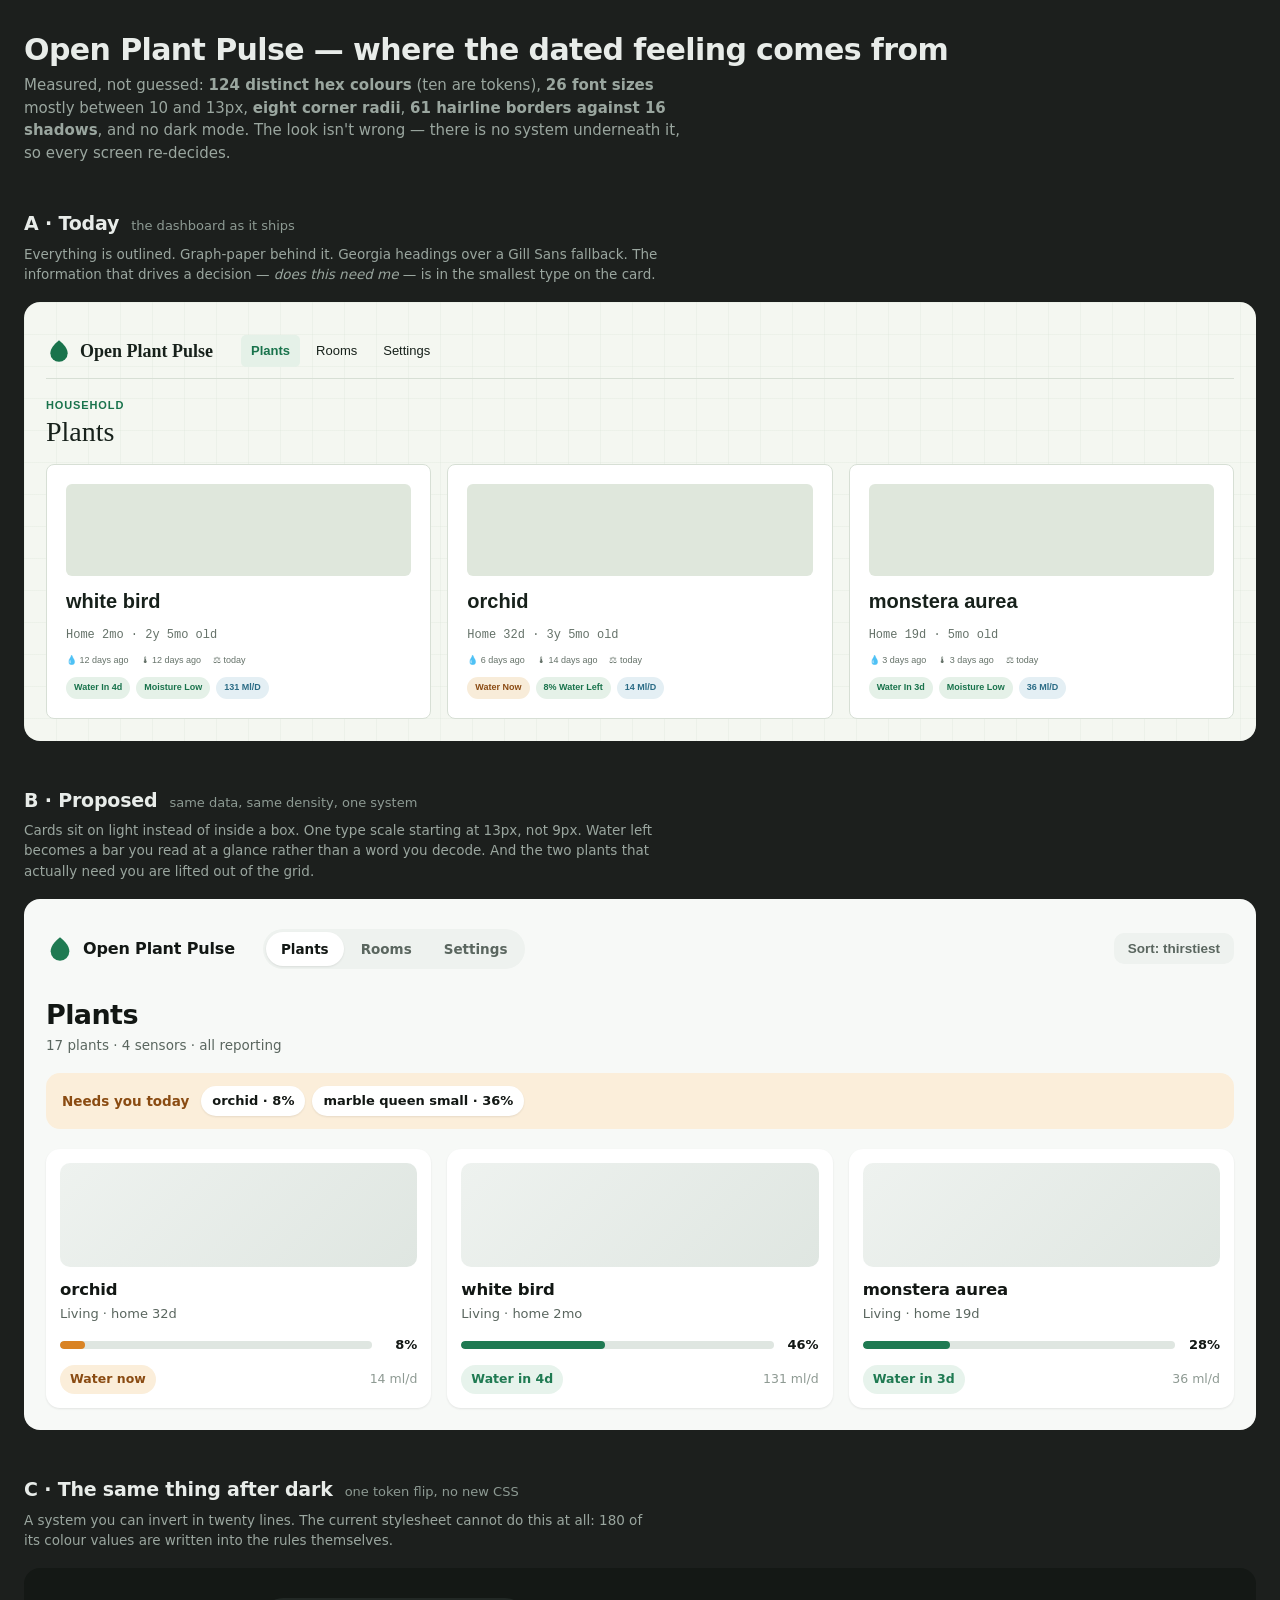
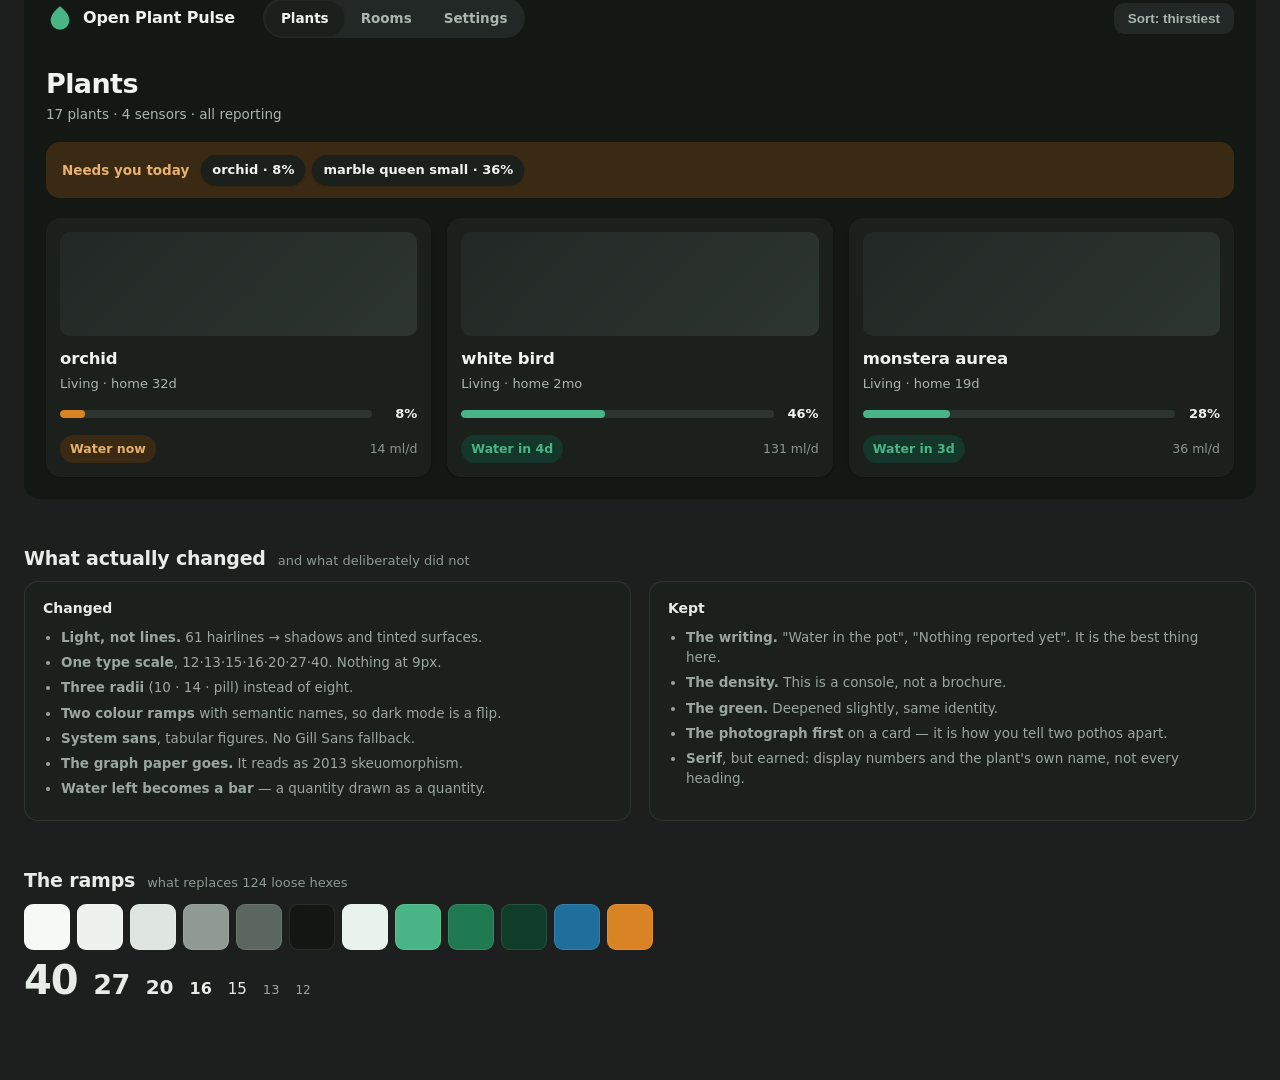
<file: docs/proposals/ui-refresh-prototype.html>
<!doctype html>
<html lang="en">
<head>
<meta charset="utf-8">
<meta name="viewport" content="width=device-width, initial-scale=1">
<title>Open Plant Pulse — design directions</title>
<style>
/* ───────────────────────── shared page chrome ───────────────────────── */
body { margin: 0; background: #1c1f1d; color: #e8ece9;
       font: 15px/1.5 ui-sans-serif, -apple-system, "SF Pro Text", system-ui, sans-serif; }
.wrap { max-width: 1240px; margin: 0 auto; padding: 32px 24px 80px; }
h1.page { font: 600 30px/1.2 ui-sans-serif, system-ui, sans-serif; margin: 0 0 6px; letter-spacing: -.02em; }
p.lede { margin: 0 0 36px; color: #9aa69f; max-width: 70ch; }
.rail { display: flex; align-items: baseline; gap: 12px; margin: 48px 0 4px; }
.rail h2 { font: 600 19px/1.2 ui-sans-serif, system-ui, sans-serif; margin: 0; letter-spacing: -.01em; }
.rail span { color: #8d9a93; font-size: 13px; }
.note { color: #9aa69f; font-size: 13.5px; max-width: 74ch; margin: 8px 0 18px; }
.stage { border-radius: 16px; overflow: hidden; margin-bottom: 8px; }

/* ═════════════════════ A · TODAY ═════════════════════ */
.today {
  --ink:#17211b; --muted:#657269; --paper:#f4f7f1; --line:#d7dfd5;
  --leaf:#19734c; --water:#246a9a;
  background-color: var(--paper);
  background-image: linear-gradient(#dce5da55 1px, transparent 1px),
                    linear-gradient(90deg, #dce5da55 1px, transparent 1px);
  background-size: 32px 32px;
  color: var(--ink); font-family: "Avenir Next","Gill Sans",sans-serif;
  padding: 22px;
}
.today .nav { display:flex; align-items:center; gap:10px; min-height:54px;
              border-bottom:1px solid var(--line); margin-bottom:18px; }
.today .brand { font: 600 18px Georgia,serif; display:flex; align-items:center; gap:8px; }
.today .leaf { width:26px; height:26px; }
.today .links { display:flex; gap:6px; margin-left:18px; font-size:13px; }
.today .links a { padding:6px 10px; border-radius:5px; color:var(--ink); text-decoration:none; }
.today .links a.on { background:#e5f1e8; color:var(--leaf); font-weight:600; }
.today .eyebrow { color:var(--leaf); font-size:11px; font-weight:700;
                  letter-spacing:.08em; text-transform:uppercase; margin:0 0 2px; }
.today h3.title { font: 500 28px Georgia,serif; margin:0 0 16px; }
.today .grid { display:grid; grid-template-columns:repeat(3,1fr); gap:16px; }
.today .card { border:1px solid var(--line); border-radius:8px; background:#fff;
               padding:19px; display:grid; gap:10px; align-content:start; }
.today .card .ph { height:92px; border-radius:6px; background:#dfe7dc; }
.today .card strong { font-size:20px; }
.today .card code { color:var(--muted); font-size:12px; font-family:ui-monospace,monospace; }
.today .marks { color:var(--muted); font-size:9px; display:flex; gap:12px; }
.today .chips { display:flex; gap:6px; flex-wrap:wrap; }
.today .chip { font-size:9px; font-weight:700; padding:4px 8px; border-radius:12px;
               color:var(--leaf); background:#e5f1e8; text-transform:capitalize; }
.today .chip.now { color:#8a4a12; background:#f8ecd9; }
.today .chip.rate{ color:#2b6c86; background:#e4eff4; }

/* ═════════════════════ B · PROPOSED ═════════════════════ */
.next {
  /* one neutral ramp, one brand ramp, semantic names on top */
  --n0:#ffffff; --n50:#f7f9f7; --n100:#eef2ef; --n200:#dfe6e1;
  --n400:#8e9a93; --n600:#5a665f; --n900:#121714;
  --brand:#1f7a52; --brand-ink:#0f3d29; --brand-wash:#e7f3ec;
  --info:#1f6f9c; --info-wash:#e6f0f7;
  --warn-ink:#8a4b12; --warn-wash:#fbeeda;
  --surface:var(--n0); --canvas:var(--n50); --text:var(--n900); --dim:var(--n600);
  --r-card:14px; --r-ctl:10px; --r-pill:999px;
  --sh-1:0 1px 2px rgba(18,23,20,.05), 0 1px 3px rgba(18,23,20,.04);
  --sh-2:0 2px 4px rgba(18,23,20,.04), 0 8px 20px rgba(18,23,20,.07);
  background: var(--canvas); color: var(--text);
  font-family: ui-sans-serif,-apple-system,"SF Pro Text",system-ui,sans-serif;
  font-feature-settings:"tnum" 1,"cv05" 1; padding: 22px;
}
.next.dark {
  --n0:#1b201d; --n50:#141815; --n100:#222825; --n200:#2d3531;
  --n400:#8a978f; --n600:#a9b5ae; --n900:#f0f4f1;
  --brand:#49b586; --brand-ink:#9fe0c3; --brand-wash:#15362a;
  --info:#6ab3dd; --info-wash:#13303f;
  --warn-ink:#e7b170; --warn-wash:#3a2a14;
  --sh-1:0 1px 2px rgba(0,0,0,.4); --sh-2:0 8px 24px rgba(0,0,0,.45);
}
.next .nav { display:flex; align-items:center; gap:14px; min-height:56px; margin-bottom:22px; }
.next .brand { display:flex; align-items:center; gap:9px; font-weight:650;
               font-size:16px; letter-spacing:-.01em; }
.next .leaf { width:28px; height:28px; }
.next .links { display:flex; gap:2px; margin-left:14px; padding:3px;
               background:var(--n100); border-radius:var(--r-pill); }
.next .links a { padding:7px 15px; border-radius:var(--r-pill); font-size:13.5px;
                 font-weight:550; color:var(--dim); text-decoration:none; }
.next .links a.on { background:var(--surface); color:var(--text); box-shadow:var(--sh-1); }
.next .spacer { flex:1; }
.next .ghost { padding:8px 14px; border-radius:var(--r-ctl); border:0; font-size:13.5px;
               font-weight:550; color:var(--dim); background:var(--n100); cursor:pointer; }

.next .head { display:flex; align-items:flex-end; justify-content:space-between; margin-bottom:18px; }
.next h3.title { font: 650 27px/1.15 ui-sans-serif,system-ui,sans-serif;
                 letter-spacing:-.022em; margin:0; }
.next .sub { color:var(--dim); font-size:13.5px; margin:5px 0 0; }

/* the triage band — the one structural idea worth stealing from any good console */
.next .urgent { display:flex; align-items:center; gap:12px; padding:13px 16px;
                background:var(--warn-wash); border-radius:var(--r-card); margin-bottom:20px; }
.next .urgent b { font-size:13.5px; color:var(--warn-ink); font-weight:650; }
.next .urgent .who { display:flex; gap:7px; flex-wrap:wrap; }
.next .urgent .who a { font-size:13px; font-weight:600; padding:5px 11px; border-radius:var(--r-pill);
                       background:var(--surface); color:var(--text); text-decoration:none;
                       box-shadow:var(--sh-1); }

.next .grid { display:grid; grid-template-columns:repeat(3,1fr); gap:16px; }
.next .card { background:var(--surface); border-radius:var(--r-card); padding:14px;
              display:grid; gap:11px; align-content:start; box-shadow:var(--sh-1);
              transition:box-shadow .18s ease, transform .18s ease; cursor:pointer; }
.next .card:hover { box-shadow:var(--sh-2); transform:translateY(-2px); }
.next .card .ph { height:104px; border-radius:10px;
                  background:linear-gradient(135deg,var(--n100),var(--n200)); }
.next .card .name { font-size:16.5px; font-weight:640; letter-spacing:-.01em; }
.next .card .where { color:var(--dim); font-size:13px; margin-top:2px; }
.next .bar { display:flex; align-items:center; gap:9px; }
.next .track { display:block; flex:1; height:8px; border-radius:999px; background:var(--n200); overflow:hidden; }
.next .fill { display:block; height:100%; border-radius:999px; background:var(--brand); min-width:8px; }
.next .fill.low { background:#d98324; }
.next .pct { font-size:13px; font-weight:680; color:var(--text); min-width:36px; text-align:right;
             font-variant-numeric:tabular-nums; }
.next .foot { display:flex; align-items:center; justify-content:space-between; gap:8px; }
.next .due { font-size:12.5px; font-weight:620; padding:5px 10px; border-radius:var(--r-pill);
             color:var(--brand); background:var(--brand-wash); }
.next .due.now { color:var(--warn-ink); background:var(--warn-wash); }
.next .rate { font-size:12.5px; color:var(--n400); }

/* anatomy callouts */
.anat { display:grid; grid-template-columns:1fr 1fr; gap:18px; margin-top:10px; }
.anat > div { background:#23282520; border:1px solid #ffffff14; border-radius:14px; padding:16px 18px; }
.anat h4 { margin:0 0 8px; font-size:14px; font-weight:650; }
.anat ul { margin:0; padding-left:18px; color:#9aa69f; font-size:13.5px; }
.anat li { margin:5px 0; }
.swatches { display:flex; flex-wrap:wrap; gap:7px; margin-top:12px; }
.sw { width:46px; height:46px; border-radius:9px; box-shadow:inset 0 0 0 1px #ffffff1a; }
.scale { display:flex; align-items:baseline; gap:16px; flex-wrap:wrap; margin-top:10px; color:#e8ece9; }
.scale span { line-height:1; }
</style>
</head>
<body>
<div class="wrap">

<h1 class="page">Open Plant Pulse — where the dated feeling comes from</h1>
<p class="lede">Measured, not guessed: <b>124 distinct hex colours</b> (ten are tokens),
<b>26 font sizes</b> mostly between 10 and 13px, <b>eight corner radii</b>,
<b>61 hairline borders against 16 shadows</b>, and no dark mode. The look isn't wrong —
there is no system underneath it, so every screen re-decides.</p>

<div class="rail"><h2>A · Today</h2><span>the dashboard as it ships</span></div>
<p class="note">Everything is outlined. Graph-paper behind it. Georgia headings over a
Gill Sans fallback. The information that drives a decision — <i>does this need me</i> —
is in the smallest type on the card.</p>
<div class="stage today">
  <div class="nav">
    <span class="brand"><svg class="leaf" viewBox="0 0 24 24" fill="#19734c"><path d="M12 2C7 6 4 10 4 14a8 8 0 0016 0c0-4-3-8-8-12z"/></svg>Open Plant Pulse</span>
    <span class="links"><a class="on" href="#">Plants</a><a href="#">Rooms</a><a href="#">Settings</a></span>
  </div>
  <p class="eyebrow">HOUSEHOLD</p>
  <h3 class="title">Plants</h3>
  <div class="grid">
    <div class="card"><div class="ph"></div><strong>white bird</strong>
      <code>Home 2mo · 2y 5mo old</code>
      <div class="marks"><span>💧 12 days ago</span><span>🌡 12 days ago</span><span>⚖ today</span></div>
      <div class="chips"><span class="chip">Water in 4d</span><span class="chip">moisture low</span><span class="chip rate">131 ml/d</span></div></div>
    <div class="card"><div class="ph"></div><strong>orchid</strong>
      <code>Home 32d · 3y 5mo old</code>
      <div class="marks"><span>💧 6 days ago</span><span>🌡 14 days ago</span><span>⚖ today</span></div>
      <div class="chips"><span class="chip now">Water now</span><span class="chip">8% water left</span><span class="chip rate">14 ml/d</span></div></div>
    <div class="card"><div class="ph"></div><strong>monstera aurea</strong>
      <code>Home 19d · 5mo old</code>
      <div class="marks"><span>💧 3 days ago</span><span>🌡 3 days ago</span><span>⚖ today</span></div>
      <div class="chips"><span class="chip">Water in 3d</span><span class="chip">moisture low</span><span class="chip rate">36 ml/d</span></div></div>
  </div>
</div>

<div class="rail"><h2>B · Proposed</h2><span>same data, same density, one system</span></div>
<p class="note">Cards sit on light instead of inside a box. One type scale starting at 13px,
not 9px. Water left becomes a bar you read at a glance rather than a word you decode.
And the two plants that actually need you are lifted out of the grid.</p>
<div class="stage next">
  <div class="nav">
    <span class="brand"><svg class="leaf" viewBox="0 0 24 24" fill="#1f7a52"><path d="M12 2C7 6 4 10 4 14a8 8 0 0016 0c0-4-3-8-8-12z"/></svg>Open Plant Pulse</span>
    <span class="links"><a class="on" href="#">Plants</a><a href="#">Rooms</a><a href="#">Settings</a></span>
    <span class="spacer"></span>
    <button class="ghost">Sort: thirstiest</button>
  </div>
  <div class="head">
    <div><h3 class="title">Plants</h3><p class="sub">17 plants · 4 sensors · all reporting</p></div>
  </div>
  <div class="urgent"><b>Needs you today</b>
    <span class="who"><a href="#">orchid · 8%</a><a href="#">marble queen small · 36%</a></span></div>
  <div class="grid">
    <div class="card"><div class="ph"></div>
      <div><div class="name">orchid</div><div class="where">Living · home 32d</div></div>
      <div class="bar"><span class="track"><span class="fill low" style="width:8%"></span></span><span class="pct">8%</span></div>
      <div class="foot"><span class="due now">Water now</span><span class="rate">14 ml/d</span></div></div>
    <div class="card"><div class="ph"></div>
      <div><div class="name">white bird</div><div class="where">Living · home 2mo</div></div>
      <div class="bar"><span class="track"><span class="fill" style="width:46%"></span></span><span class="pct">46%</span></div>
      <div class="foot"><span class="due">Water in 4d</span><span class="rate">131 ml/d</span></div></div>
    <div class="card"><div class="ph"></div>
      <div><div class="name">monstera aurea</div><div class="where">Living · home 19d</div></div>
      <div class="bar"><span class="track"><span class="fill" style="width:28%"></span></span><span class="pct">28%</span></div>
      <div class="foot"><span class="due">Water in 3d</span><span class="rate">36 ml/d</span></div></div>
  </div>
</div>

<div class="rail"><h2>C · The same thing after dark</h2><span>one token flip, no new CSS</span></div>
<p class="note">A system you can invert in twenty lines. The current stylesheet cannot do
this at all: 180 of its colour values are written into the rules themselves.</p>
<div class="stage next dark">
  <div class="nav">
    <span class="brand"><svg class="leaf" viewBox="0 0 24 24" fill="#49b586"><path d="M12 2C7 6 4 10 4 14a8 8 0 0016 0c0-4-3-8-8-12z"/></svg>Open Plant Pulse</span>
    <span class="links"><a class="on" href="#">Plants</a><a href="#">Rooms</a><a href="#">Settings</a></span>
    <span class="spacer"></span>
    <button class="ghost">Sort: thirstiest</button>
  </div>
  <div class="head">
    <div><h3 class="title">Plants</h3><p class="sub">17 plants · 4 sensors · all reporting</p></div>
  </div>
  <div class="urgent"><b>Needs you today</b>
    <span class="who"><a href="#">orchid · 8%</a><a href="#">marble queen small · 36%</a></span></div>
  <div class="grid">
    <div class="card"><div class="ph"></div>
      <div><div class="name">orchid</div><div class="where">Living · home 32d</div></div>
      <div class="bar"><span class="track"><span class="fill low" style="width:8%"></span></span><span class="pct">8%</span></div>
      <div class="foot"><span class="due now">Water now</span><span class="rate">14 ml/d</span></div></div>
    <div class="card"><div class="ph"></div>
      <div><div class="name">white bird</div><div class="where">Living · home 2mo</div></div>
      <div class="bar"><span class="track"><span class="fill" style="width:46%"></span></span><span class="pct">46%</span></div>
      <div class="foot"><span class="due">Water in 4d</span><span class="rate">131 ml/d</span></div></div>
    <div class="card"><div class="ph"></div>
      <div><div class="name">monstera aurea</div><div class="where">Living · home 19d</div></div>
      <div class="bar"><span class="track"><span class="fill" style="width:28%"></span></span><span class="pct">28%</span></div>
      <div class="foot"><span class="due">Water in 3d</span><span class="rate">36 ml/d</span></div></div>
  </div>
</div>

<div class="rail"><h2>What actually changed</h2><span>and what deliberately did not</span></div>
<div class="anat">
  <div><h4>Changed</h4><ul>
    <li><b>Light, not lines.</b> 61 hairlines → shadows and tinted surfaces.</li>
    <li><b>One type scale</b>, 12·13·15·16·20·27·40. Nothing at 9px.</li>
    <li><b>Three radii</b> (10 · 14 · pill) instead of eight.</li>
    <li><b>Two colour ramps</b> with semantic names, so dark mode is a flip.</li>
    <li><b>System sans</b>, tabular figures. No Gill Sans fallback.</li>
    <li><b>The graph paper goes.</b> It reads as 2013 skeuomorphism.</li>
    <li><b>Water left becomes a bar</b> — a quantity drawn as a quantity.</li>
  </ul></div>
  <div><h4>Kept</h4><ul>
    <li><b>The writing.</b> "Water in the pot", "Nothing reported yet". It is the best thing here.</li>
    <li><b>The density.</b> This is a console, not a brochure.</li>
    <li><b>The green.</b> Deepened slightly, same identity.</li>
    <li><b>The photograph first</b> on a card — it is how you tell two pothos apart.</li>
    <li><b>Serif</b>, but earned: display numbers and the plant's own name, not every heading.</li>
  </ul></div>
</div>

<div class="rail"><h2>The ramps</h2><span>what replaces 124 loose hexes</span></div>
<div class="swatches">
  <span class="sw" style="background:#f7f9f7"></span><span class="sw" style="background:#eef2ef"></span>
  <span class="sw" style="background:#dfe6e1"></span><span class="sw" style="background:#8e9a93"></span>
  <span class="sw" style="background:#5a665f"></span><span class="sw" style="background:#121714"></span>
  <span class="sw" style="background:#e7f3ec"></span><span class="sw" style="background:#49b586"></span>
  <span class="sw" style="background:#1f7a52"></span><span class="sw" style="background:#0f3d29"></span>
  <span class="sw" style="background:#1f6f9c"></span><span class="sw" style="background:#d98324"></span>
</div>
<div class="scale">
  <span style="font-size:40px;font-weight:650;letter-spacing:-.03em">40</span>
  <span style="font-size:27px;font-weight:650;letter-spacing:-.022em">27</span>
  <span style="font-size:20px;font-weight:640">20</span>
  <span style="font-size:16px;font-weight:640">16</span>
  <span style="font-size:15px">15</span>
  <span style="font-size:13px;color:#9aa69f">13</span>
  <span style="font-size:12px;color:#9aa69f">12</span>
</div>

</div>
</body>
</html>
</file>
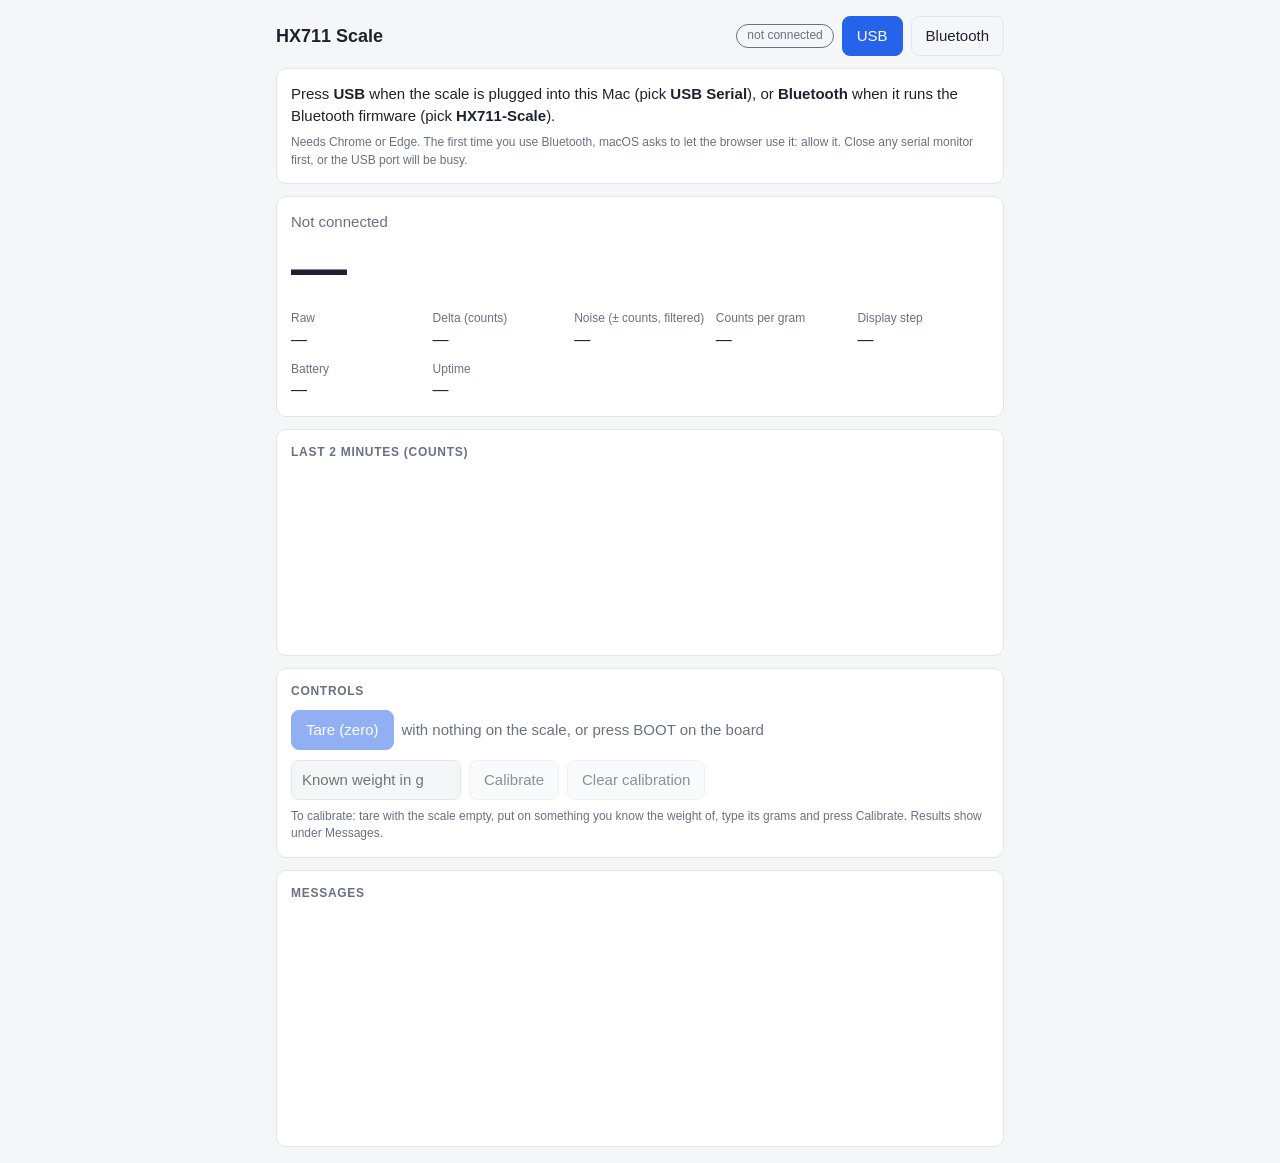
<file: sensors/hx711-scale/mac/scale.html>
<!doctype html>
<html lang="en">
<head>
<meta charset="utf-8">
<meta name="viewport" content="width=device-width,initial-scale=1">
<title>HX711 Scale</title>
<style>
:root{--bg:#f5f6f8;--card:#fff;--fg:#1c2230;--mute:#687184;--line:#e2e5ea;--acc:#2563eb;--on-acc:#fff;--ok:#15803d;--warn:#b45309;--bad:#dc2626}
@media (prefers-color-scheme:dark){:root{--bg:#11141a;--card:#1a1f28;--fg:#e6e9ef;--mute:#8b93a3;--line:#2a313c;--acc:#60a5fa;--on-acc:#0b1220;--ok:#4ade80;--warn:#fbbf24;--bad:#f87171}}
*{box-sizing:border-box}
body{margin:0;background:var(--bg);color:var(--fg);font:15px/1.45 -apple-system,BlinkMacSystemFont,"Segoe UI",Roboto,sans-serif}
main{max-width:760px;margin:0 auto;padding:16px;display:grid;gap:12px}
header{display:flex;align-items:center;justify-content:space-between;gap:8px;flex-wrap:wrap}
h1{font-size:18px;margin:0}
h2{font-size:12px;text-transform:uppercase;letter-spacing:.06em;color:var(--mute);margin:0 0 10px;font-weight:600}
.card{background:var(--card);border:1px solid var(--line);border-radius:10px;padding:14px}
.pill{font-size:12px;padding:2px 10px;border-radius:99px;border:1px solid currentColor;white-space:nowrap}
.weight{font-size:56px;font-weight:600;font-variant-numeric:tabular-nums;line-height:1.1;margin:4px 0}
.weight small{font-size:22px;color:var(--mute);font-weight:400}
.stats{display:grid;grid-template-columns:repeat(auto-fit,minmax(110px,1fr));gap:10px;margin-top:12px}
.stats div{font-size:12px;color:var(--mute)}
.stats b{display:block;font-size:16px;color:var(--fg);font-variant-numeric:tabular-nums;font-weight:500}
canvas{width:100%;height:170px;display:block}
.row{display:flex;gap:8px;flex-wrap:wrap;align-items:center}
.row+.row{margin-top:10px}
button{font:inherit;padding:8px 14px;border-radius:8px;border:1px solid var(--line);background:var(--bg);color:var(--fg);cursor:pointer}
button:hover{border-color:var(--mute)}
button:disabled{opacity:.5;cursor:default}
button.primary{background:var(--acc);border-color:var(--acc);color:var(--on-acc)}
input{font:inherit;padding:8px 10px;border-radius:8px;border:1px solid var(--line);background:var(--bg);color:var(--fg);min-width:0}
#log{font:12px/1.55 ui-monospace,Menlo,Consolas,monospace;height:220px;overflow:auto;white-space:pre-wrap;word-break:break-word}
.note{font-size:12px;margin:8px 0 0}
.ok{color:var(--ok)}.warn{color:var(--warn)}.bad{color:var(--bad)}.mute{color:var(--mute)}
</style>
</head>
<body>
<main>
<header>
  <h1>HX711 Scale</h1>
  <div class="row">
    <span id="conn" class="pill mute">not connected</span>
    <button class="primary" id="usb">USB</button>
    <button id="ble">Bluetooth</button>
    <button id="disconnect" hidden>Disconnect</button>
  </div>
</header>

<section class="card" id="help">
  <div id="helptext">Press <b>USB</b> when the scale is plugged into this Mac (pick <b>USB Serial</b>), or <b>Bluetooth</b> when it runs the Bluetooth firmware (pick <b>HX711-Scale</b>).</div>
  <p class="note mute">Needs Chrome or Edge. The first time you use Bluetooth, macOS asks to let the browser use it: allow it. Close any serial monitor first, or the USB port will be busy.</p>
</section>

<section class="card">
  <div id="state" class="mute">Not connected</div>
  <div class="weight" id="weight">—</div>
  <div class="stats">
    <div>Raw<b id="raw">—</b></div>
    <div>Delta (counts)<b id="delta">—</b></div>
    <div>Noise (± counts, filtered)<b id="noise">—</b></div>
    <div>Counts per gram<b id="factor">—</b></div>
    <div>Display step<b id="step">—</b></div>
    <div>Battery<b id="batt">—</b></div>
    <div>Uptime<b id="up">—</b></div>
  </div>
</section>

<section class="card">
  <h2 id="charttitle">Last 2 minutes</h2>
  <canvas id="chart"></canvas>
</section>

<section class="card">
  <h2>Controls</h2>
  <div class="row">
    <button class="primary" id="tare">Tare (zero)</button>
    <span class="mute">with nothing on the scale, or press BOOT on the board</span>
  </div>
  <div class="row">
    <input id="grams" type="number" min="0" step="any" placeholder="Known weight in g" style="width:170px">
    <button id="cal">Calibrate</button>
    <button id="reset">Clear calibration</button>
  </div>
  <p class="note mute">To calibrate: tare with the scale empty, put on something you know the weight of, type its grams and press Calibrate. Results show under Messages.</p>
</section>

<section class="card">
  <h2>Messages</h2>
  <div id="log"></div>
</section>
</main>

<script>
const $ = id => document.getElementById(id);
const HIST_MS = 120000;
const dec = new TextDecoder(), enc = new TextEncoder();
let lastSeq = 0, lastUp = -1, calibrated = false;
const hist = [];  // {t, v, delta}

function fmtUp(s) {
  const h = Math.floor(s / 3600), m = Math.floor(s / 60) % 60, x = s % 60;
  return (h ? h + 'h ' : '') + (h || m ? m + 'm ' : '') + x + 's';
}

function addLog(m, cls, t) {
  const log = $('log'), line = document.createElement('div');
  line.textContent = '[' + fmtUp(t ?? Math.max(lastUp, 0)) + '] ' + m;
  line.className = cls || (m.startsWith('!!!') ? 'bad' : m.startsWith('>>>') ? 'ok' : '');
  const atBottom = log.scrollTop + log.clientHeight >= log.scrollHeight - 4;
  log.appendChild(line);
  while (log.childNodes.length > 300) log.removeChild(log.firstChild);
  if (atBottom) log.scrollTop = log.scrollHeight;
}

function setState(text, cls) { const e = $('state'); e.textContent = text; e.className = cls; }
function setConn(text, cls) { const e = $('conn'); e.textContent = text; e.className = 'pill ' + cls; }
function setControls(on) { for (const id of ['tare', 'cal', 'reset']) $(id).disabled = !on; }

function show(d) {
  calibrated = d.grams !== null;
  const have = d.seq > 0 && d.ok;
  if (d.up < lastUp) { hist.length = 0; lastSeq = 0; }
  lastUp = d.up;

  if (d.seq === 0) setState('Waiting for the first reading…', 'mute');
  else if (!d.ok) setState('HX711 not answering: check the VCC, GND, DT and SCK wires', 'bad');
  else if (d.sat) setState('Reading is maxed out: a load cell wire is loose or E+/E−/A+/A− are mixed up', 'bad');
  else if (!calibrated) setState('Not calibrated yet: use Calibrate below', 'warn');
  else if (d.stable) setState('● Stable', 'ok');
  else setState('○ Settling…', 'mute');

  if (have) $('weight').innerHTML = calibrated
    ? d.grams.toFixed(d.step < 1 ? 1 : 0) + ' <small>g</small>'
    : d.delta + ' <small>counts</small>';
  $('raw').textContent = have ? d.raw : '—';
  $('delta').textContent = have ? d.delta : '—';
  $('factor').textContent = calibrated ? d.factor.toFixed(3) : 'not set';
  $('step').textContent = calibrated ? d.step + ' g' : '—';
  $('batt').textContent = d.seq === 0 ? '—' : d.batt < 1 ? d.batt.toFixed(2) + ' V (not wired?)' : d.batt.toFixed(2) + ' V';
  $('up').textContent = fmtUp(d.up);

  if (have && d.seq !== lastSeq) {
    lastSeq = d.seq;
    hist.push({ t: Date.now(), v: calibrated ? d.grams : d.delta, delta: d.delta });
    while (hist.length && Date.now() - hist[0].t > HIST_MS) hist.shift();
    const last = hist.slice(-10).map(p => p.delta);
    if (last.length >= 3) {
      const mean = last.reduce((a, b) => a + b) / last.length;
      const sd = Math.sqrt(last.reduce((a, b) => a + (b - mean) ** 2, 0) / last.length);
      $('noise').textContent = sd.toFixed(0);
    }
    draw();
  }
}

function draw() {
  const c = $('chart'), dpr = devicePixelRatio || 1, w = c.clientWidth, h = c.clientHeight;
  c.width = w * dpr; c.height = h * dpr;
  const g = c.getContext('2d');
  g.scale(dpr, dpr);
  const css = getComputedStyle(document.documentElement), col = n => css.getPropertyValue(n).trim();
  const unit = calibrated ? ' g' : '';
  $('charttitle').textContent = 'Last 2 minutes' + (calibrated ? ' (grams)' : ' (counts)');
  if (hist.length < 2) return;

  let lo = Math.min(...hist.map(p => p.v)), hi = Math.max(...hist.map(p => p.v));
  const minSpan = calibrated ? 2 : 100;
  if (hi - lo < minSpan) { const m = (hi + lo) / 2; lo = m - minSpan / 2; hi = m + minSpan / 2; }
  const pad = (hi - lo) * 0.1; lo -= pad; hi += pad;
  const now = Date.now(), L = 64, B = 18;
  const X = t => L + (w - L - 4) * (1 - (now - t) / HIST_MS);
  const Y = v => 6 + (h - B - 6) * (hi - v) / (hi - lo);

  g.font = '11px -apple-system,system-ui,sans-serif';
  g.lineWidth = 1;
  for (let i = 0; i <= 3; i++) {
    const v = lo + (hi - lo) * i / 3, y = Math.round(Y(v)) + 0.5;
    g.strokeStyle = col('--line'); g.beginPath(); g.moveTo(L, y); g.lineTo(w, y); g.stroke();
    g.fillStyle = col('--mute'); g.textAlign = 'right'; g.textBaseline = 'middle';
    g.fillText((Math.abs(hi - lo) < 20 ? v.toFixed(1) : v.toFixed(0)) + unit, L - 6, y);
  }
  g.textBaseline = 'bottom';
  g.textAlign = 'left'; g.fillText('2 min ago', L, h);
  g.textAlign = 'right'; g.fillText('now', w - 4, h);

  g.strokeStyle = col('--acc'); g.lineWidth = 2; g.lineJoin = 'round';
  g.beginPath();
  hist.forEach((p, i) => i ? g.lineTo(X(p.t), Y(p.v)) : g.moveTo(X(p.t), Y(p.v)));
  g.stroke();
}

// ---------- connection (USB serial or Bluetooth) ----------
let link = null;            // { kind, send(text) }
let wanted = null;          // 'usb' or 'ble' while the user wants to stay connected
let serialPort = null, serialReader = null, serialPipe = null;
let device = null;

function onConnected(kind, send) {
  link = { kind, send };
  $('log').innerHTML = '';  // the scale replays or reprints its messages, so start fresh
  setConn(kind === 'usb' ? 'live (USB)' : 'live (Bluetooth)', 'ok');
  setControls(true);
  $('help').hidden = true;
  $('usb').hidden = $('ble').hidden = true;
  $('disconnect').hidden = false;
}

function onLost() {
  link = null;
  setControls(false);
  if (wanted) {
    setConn('reconnecting…', 'warn');
    setState('Connection lost: reconnecting…', 'warn');
  } else {
    setConn('not connected', 'mute');
    $('usb').hidden = $('ble').hidden = false;
    $('disconnect').hidden = true;
  }
}

// USB: Web Serial. The firmware prints "@{json}" per reading; other lines are messages.
const BOOT_NOISE = /^(raw |I \(|D \(|V \(|ets |rst:|configsip|clk_drv|mode:|load:|ho |entry )/;

function handleSerialLine(line) {
  if (line.startsWith('@')) {
    try { show(JSON.parse(line.slice(1))); } catch (e) { /* cut-off line */ }
  } else if (line && !BOOT_NOISE.test(line)) {
    addLog(line, line.startsWith('E (') ? 'bad' : line.startsWith('W (') ? 'warn' : null);
  }
}

async function openSerial(port) {
  await port.open({ baudRate: 115200 });
  // Both lines low = run normally (the board's auto-reset circuit stays idle).
  await port.setSignals({ dataTerminalReady: false, requestToSend: false });
  serialPort = port;
  const decoder = new TextDecoderStream();
  serialPipe = port.readable.pipeTo(decoder.writable).catch(() => {});
  serialReader = decoder.readable.getReader();
  onConnected('usb', async text => {
    const w = port.writable.getWriter();
    try { await w.write(enc.encode(text + '\n')); } finally { w.releaseLock(); }
  });
  let buf = '';
  try {
    for (;;) {
      const { value, done } = await serialReader.read();
      if (done) break;
      buf += value;
      const lines = buf.split('\n');
      buf = lines.pop();
      for (const l of lines) handleSerialLine(l.replace(/\r$/, ''));
    }
  } catch (e) { /* unplugged */ }
  try { await serialPipe; await port.close(); } catch (e) {}
  serialPort = serialReader = null;
  onLost();
}

$('usb').onclick = async () => {
  if (!navigator.serial) return noSupport('USB');
  try {
    const port = await navigator.serial.requestPort({ filters: [{ usbVendorId: 0x1a86 }, { usbVendorId: 0x303a }] });  // CH340, ESP32-C6 USB
    wanted = 'usb';
    await openSerial(port);
  } catch (e) {
    if (e.name !== 'NotFoundError') addLog('!!! Could not open the USB port: ' + e.message + ' (is a serial monitor still open?)');
  }
};

// Replugging the board: reopen the port we already have permission for.
if (navigator.serial) navigator.serial.addEventListener('connect', e => {
  if (wanted === 'usb' && !serialPort) openSerial(e.target).catch(() => {});
});

// Bluetooth: Web Bluetooth. Must match ble.c.
const SVC = '7a1c0001-3c5e-4b8e-9f1a-2d6c8e4b7a11';
const STATUS = '7a1c0002-3c5e-4b8e-9f1a-2d6c8e4b7a11';
const LOG = '7a1c0003-3c5e-4b8e-9f1a-2d6c8e4b7a11';
const CMD = '7a1c0004-3c5e-4b8e-9f1a-2d6c8e4b7a11';

async function attachBle() {
  setConn('connecting…', 'warn');
  const server = await device.gatt.connect();
  const svc = await server.getPrimaryService(SVC);
  const status = await svc.getCharacteristic(STATUS);
  const log = await svc.getCharacteristic(LOG);
  const cmd = await svc.getCharacteristic(CMD);
  onConnected('ble', text => cmd.writeValueWithResponse(enc.encode(text)));
  status.addEventListener('characteristicvaluechanged', e => {
    try { show(JSON.parse(dec.decode(e.target.value))); } catch (err) { /* partial packet */ }
  });
  log.addEventListener('characteristicvaluechanged', e => {
    const s = dec.decode(e.target.value), sp = s.indexOf(' ');
    addLog(s.slice(sp + 1), null, +s.slice(0, sp));
  });
  await status.startNotifications();
  await log.startNotifications();
  show(JSON.parse(dec.decode(await status.readValue())));
}

async function bleLost() {
  onLost();
  while (wanted === 'ble') {
    try { await attachBle(); return; } catch (e) { await new Promise(r => setTimeout(r, 2000)); }
  }
}

$('ble').onclick = async () => {
  if (!navigator.bluetooth) return noSupport('Bluetooth');
  try {
    device = await navigator.bluetooth.requestDevice({ filters: [{ services: [SVC] }] });
    device.addEventListener('gattserverdisconnected', bleLost);
    wanted = 'ble';
    await attachBle();
  } catch (e) {
    if (e.name !== 'NotFoundError') {
      wanted = null;
      onLost();
      addLog('!!! Could not connect over Bluetooth: ' + e.message);
    }
  }
};

$('disconnect').onclick = async () => {
  const was = wanted;
  wanted = null;
  if (was === 'usb' && serialReader) serialReader.cancel();
  else if (was === 'ble' && device && device.gatt.connected) device.gatt.disconnect();
  else onLost();
};

function noSupport(what) {
  $('help').hidden = false;
  $('helptext').textContent = 'This browser can\'t use ' + what + ' from a web page. Open this file in Chrome or Edge.';
  $('helptext').className = 'bad';
}

async function send(cmd, note) {
  if (!link) return;
  addLog(note, 'mute');
  try { await link.send(cmd); }
  catch (e) { addLog('!!! Could not send: ' + e.message); }
}

$('tare').onclick = () => send('t', 'Taring…');
$('cal').onclick = () => {
  const g = parseFloat($('grams').value);
  if (!(g > 0)) { $('grams').focus(); return; }
  send(String(g), 'Calibrating with ' + g + ' g…');
};
$('reset').onclick = () => {
  if (confirm('Clear the saved calibration?')) send('r', 'Clearing calibration…');
};
addEventListener('resize', draw);
setControls(false);
</script>
</body>
</html>
</file>
